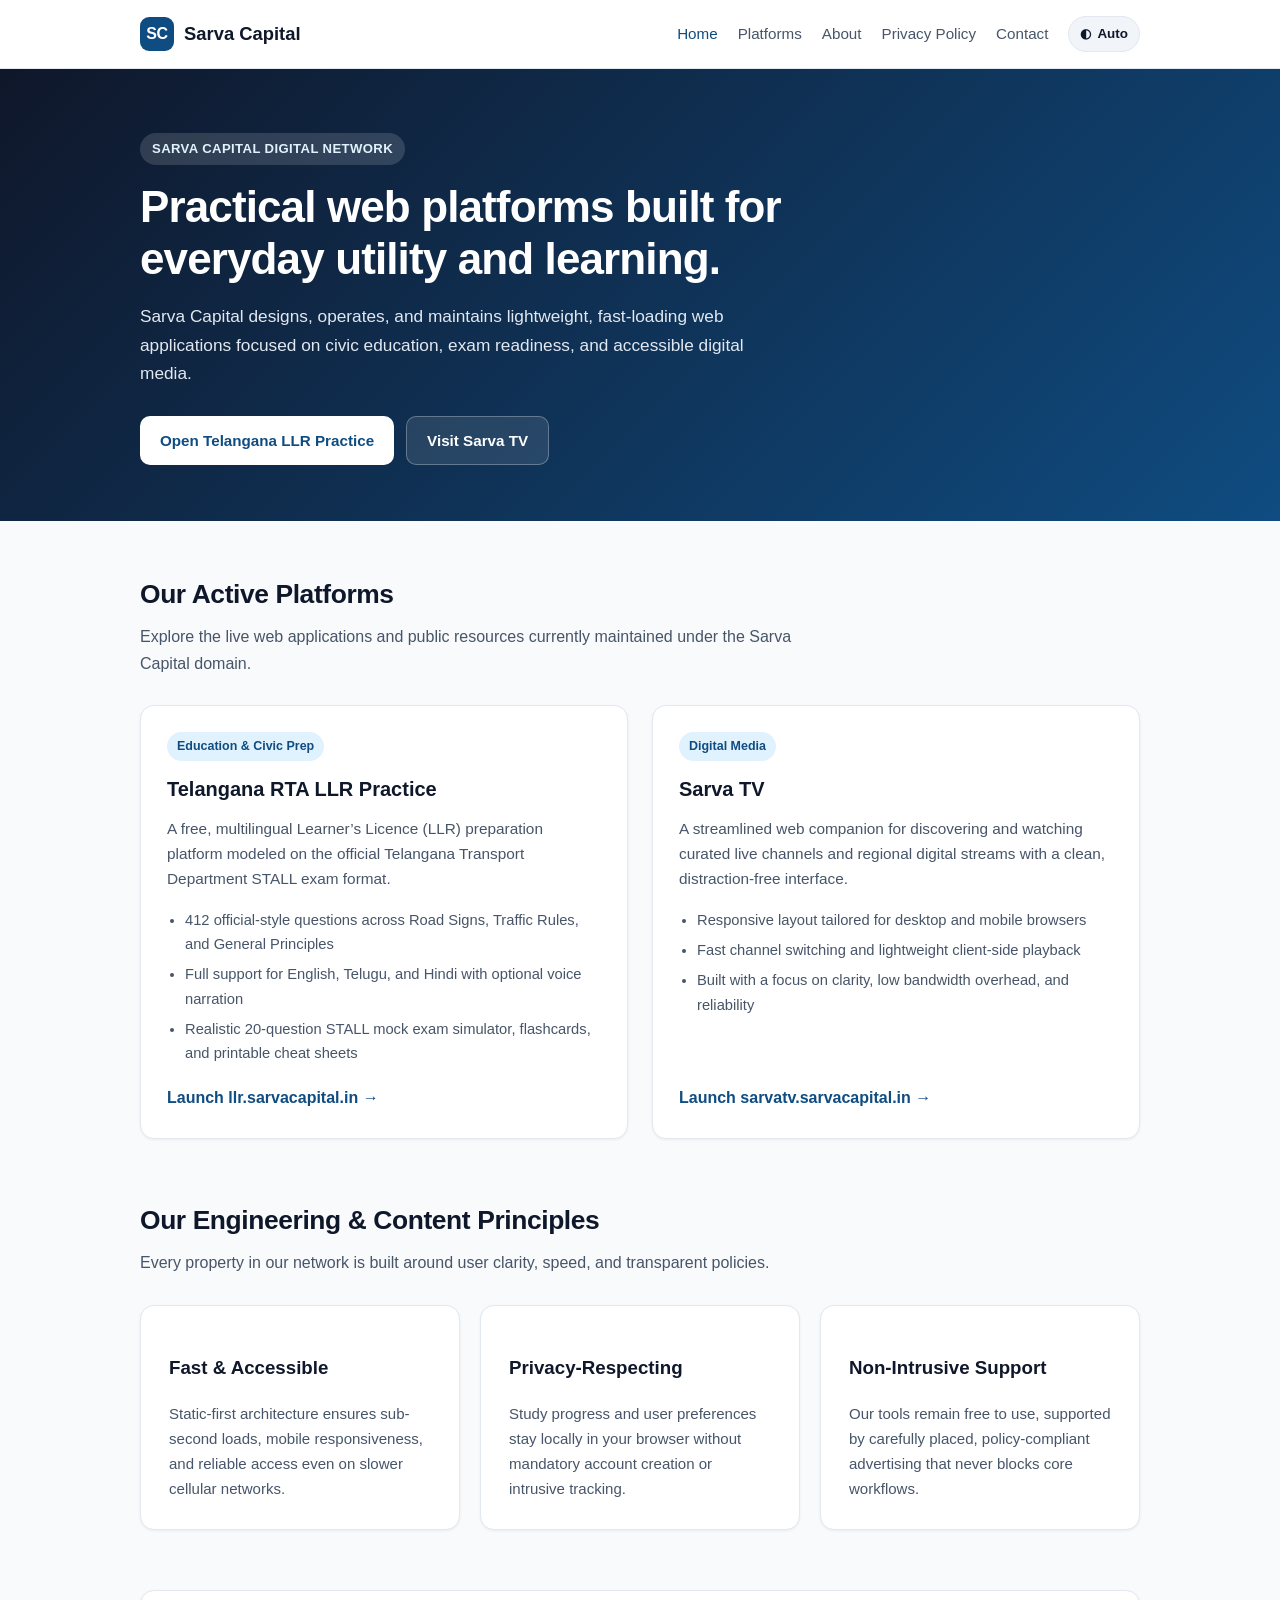
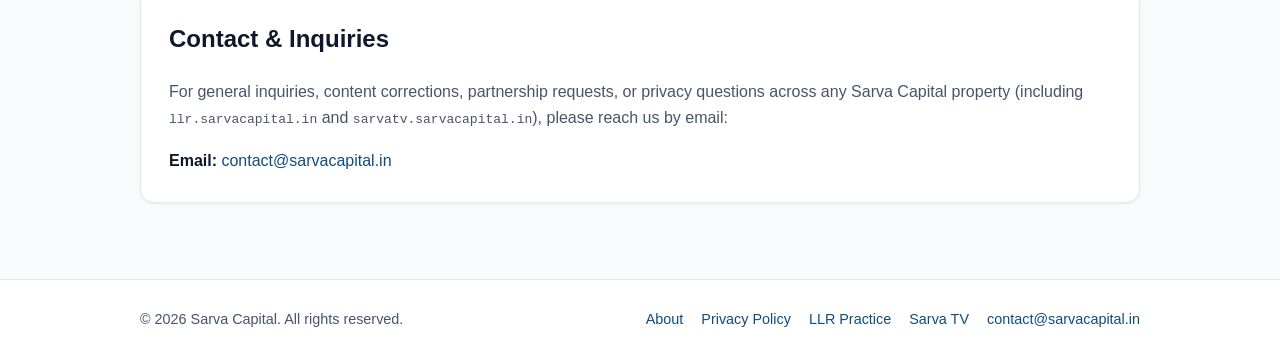
<file: index.html>
<!DOCTYPE html>
<html lang="en">
<head>
  <meta charset="UTF-8">
  <meta name="viewport" content="width=device-width, initial-scale=1.0">
  <title>Sarva Capital — Digital Platforms, Utilities &amp; Learning Tools</title>
  <meta name="description" content="Sarva Capital builds accessible, practical digital platforms including Telangana RTA LLR Practice and Sarva TV.">
  <link rel="canonical" href="https://sarvacapital.in/">
  <meta property="og:title" content="Sarva Capital — Digital Platforms, Utilities &amp; Learning Tools">
  <meta property="og:description" content="Accessible public-utility web applications, educational study platforms, and media companions built by Sarva Capital.">
  <meta property="og:type" content="website">
  <meta property="og:url" content="https://sarvacapital.in/">
  <script>
    (function () {
      try {
        var pref = localStorage.getItem("SARVA_THEME") || "system";
        var dark = window.matchMedia && window.matchMedia("(prefers-color-scheme: dark)").matches;
        var resolved = pref === "system" ? (dark ? "dark" : "light") : pref;
        document.documentElement.dataset.theme = resolved;
        document.documentElement.dataset.themePreference = pref;
        document.documentElement.style.colorScheme = resolved;
      } catch (e) {}
    })();
  </script>
  <link rel="stylesheet" href="/styles.css?v=2">
  <script async src="https://pagead2.googlesyndication.com/pagead/js/adsbygoogle.js?client=ca-pub-6573213692692289" crossorigin="anonymous"></script>
</head>
<body>
  <header class="site-header">
    <div class="container header-inner">
      <a class="brand" href="/">
        <span class="brand-mark" aria-hidden="true">SC</span>
        <span>Sarva Capital</span>
      </a>
      <nav class="site-nav" aria-label="Primary Navigation">
        <a href="/" aria-current="page">Home</a>
        <a href="#platforms">Platforms</a>
        <a href="/about/">About</a>
        <a href="/privacy-policy/">Privacy Policy</a>
        <a href="#contact">Contact</a>
        <button type="button" class="theme-toggle-btn" id="btn-theme-toggle" title="Theme: Auto (matches system). Click to switch to Light" aria-label="Toggle theme">
          <span class="theme-icon" aria-hidden="true">◐</span>
          <span class="theme-label">Auto</span>
        </button>
      </nav>
    </div>
  </header>

  <main>
    <section class="hero">
      <div class="container">
        <span class="hero-badge">Sarva Capital Digital Network</span>
        <h1>Practical web platforms built for everyday utility and learning.</h1>
        <p>
          Sarva Capital designs, operates, and maintains lightweight, fast-loading web applications
          focused on civic education, exam readiness, and accessible digital media.
        </p>
        <div class="hero-actions">
          <a class="btn btn-primary" href="https://llr.sarvacapital.in/">Open Telangana LLR Practice</a>
          <a class="btn btn-outline" href="https://sarvatv.sarvacapital.in/">Visit Sarva TV</a>
        </div>
      </div>
    </section>

    <section class="section" id="platforms">
      <div class="container">
        <div class="section-header">
          <h2>Our Active Platforms</h2>
          <p>Explore the live web applications and public resources currently maintained under the Sarva Capital domain.</p>
        </div>

        <div class="grid-2">
          <article class="card">
            <div>
              <span class="card-tag">Education &amp; Civic Prep</span>
              <h3>Telangana RTA LLR Practice</h3>
              <p>
                A free, multilingual Learner&rsquo;s Licence (LLR) preparation platform modeled on the
                official Telangana Transport Department STALL exam format.
              </p>
              <ul class="feature-list">
                <li>412 official-style questions across Road Signs, Traffic Rules, and General Principles</li>
                <li>Full support for English, Telugu, and Hindi with optional voice narration</li>
                <li>Realistic 20-question STALL mock exam simulator, flashcards, and printable cheat sheets</li>
              </ul>
            </div>
            <a class="card-link" href="https://llr.sarvacapital.in/">Launch llr.sarvacapital.in &rarr;</a>
          </article>

          <article class="card">
            <div>
              <span class="card-tag">Digital Media</span>
              <h3>Sarva TV</h3>
              <p>
                A streamlined web companion for discovering and watching curated live channels and
                regional digital streams with a clean, distraction-free interface.
              </p>
              <ul class="feature-list">
                <li>Responsive layout tailored for desktop and mobile browsers</li>
                <li>Fast channel switching and lightweight client-side playback</li>
                <li>Built with a focus on clarity, low bandwidth overhead, and reliability</li>
              </ul>
            </div>
            <a class="card-link" href="https://sarvatv.sarvacapital.in/">Launch sarvatv.sarvacapital.in &rarr;</a>
          </article>
        </div>
      </div>
    </section>

    <section class="section" style="padding-top: 8px;">
      <div class="container">
        <div class="section-header">
          <h2>Our Engineering &amp; Content Principles</h2>
          <p>Every property in our network is built around user clarity, speed, and transparent policies.</p>
        </div>
        <div class="grid-3">
          <div class="info-panel">
            <h3>Fast &amp; Accessible</h3>
            <p style="margin: 0; color: var(--text-muted); font-size: 0.94rem;">
              Static-first architecture ensures sub-second loads, mobile responsiveness, and reliable access even on slower cellular networks.
            </p>
          </div>
          <div class="info-panel">
            <h3>Privacy-Respecting</h3>
            <p style="margin: 0; color: var(--text-muted); font-size: 0.94rem;">
              Study progress and user preferences stay locally in your browser without mandatory account creation or intrusive tracking.
            </p>
          </div>
          <div class="info-panel">
            <h3>Non-Intrusive Support</h3>
            <p style="margin: 0; color: var(--text-muted); font-size: 0.94rem;">
              Our tools remain free to use, supported by carefully placed, policy-compliant advertising that never blocks core workflows.
            </p>
          </div>
        </div>
      </div>
    </section>

    <section class="section" id="contact" style="padding-top: 8px;">
      <div class="container">
        <div class="info-panel">
          <h2 style="margin-top: 0;">Contact &amp; Inquiries</h2>
          <p style="color: var(--text-muted);">
            For general inquiries, content corrections, partnership requests, or privacy questions across
            any Sarva Capital property (including <code>llr.sarvacapital.in</code> and <code>sarvatv.sarvacapital.in</code>),
            please reach us by email:
          </p>
          <p style="margin-bottom: 0;">
            <strong>Email:</strong> <a href="mailto:contact@sarvacapital.in">contact@sarvacapital.in</a>
          </p>
        </div>
      </div>
    </section>
  </main>

  <footer class="site-footer">
    <div class="container footer-inner">
      <span>&copy; 2026 Sarva Capital. All rights reserved.</span>
      <div class="footer-links">
        <a href="/about/">About</a>
        <a href="/privacy-policy/">Privacy Policy</a>
        <a href="https://llr.sarvacapital.in/">LLR Practice</a>
        <a href="https://sarvatv.sarvacapital.in/">Sarva TV</a>
        <a href="mailto:contact@sarvacapital.in">contact@sarvacapital.in</a>
      </div>
    </div>
  </footer>
  <script src="/theme.js?v=2" defer></script>
</body>
</html>
</file>
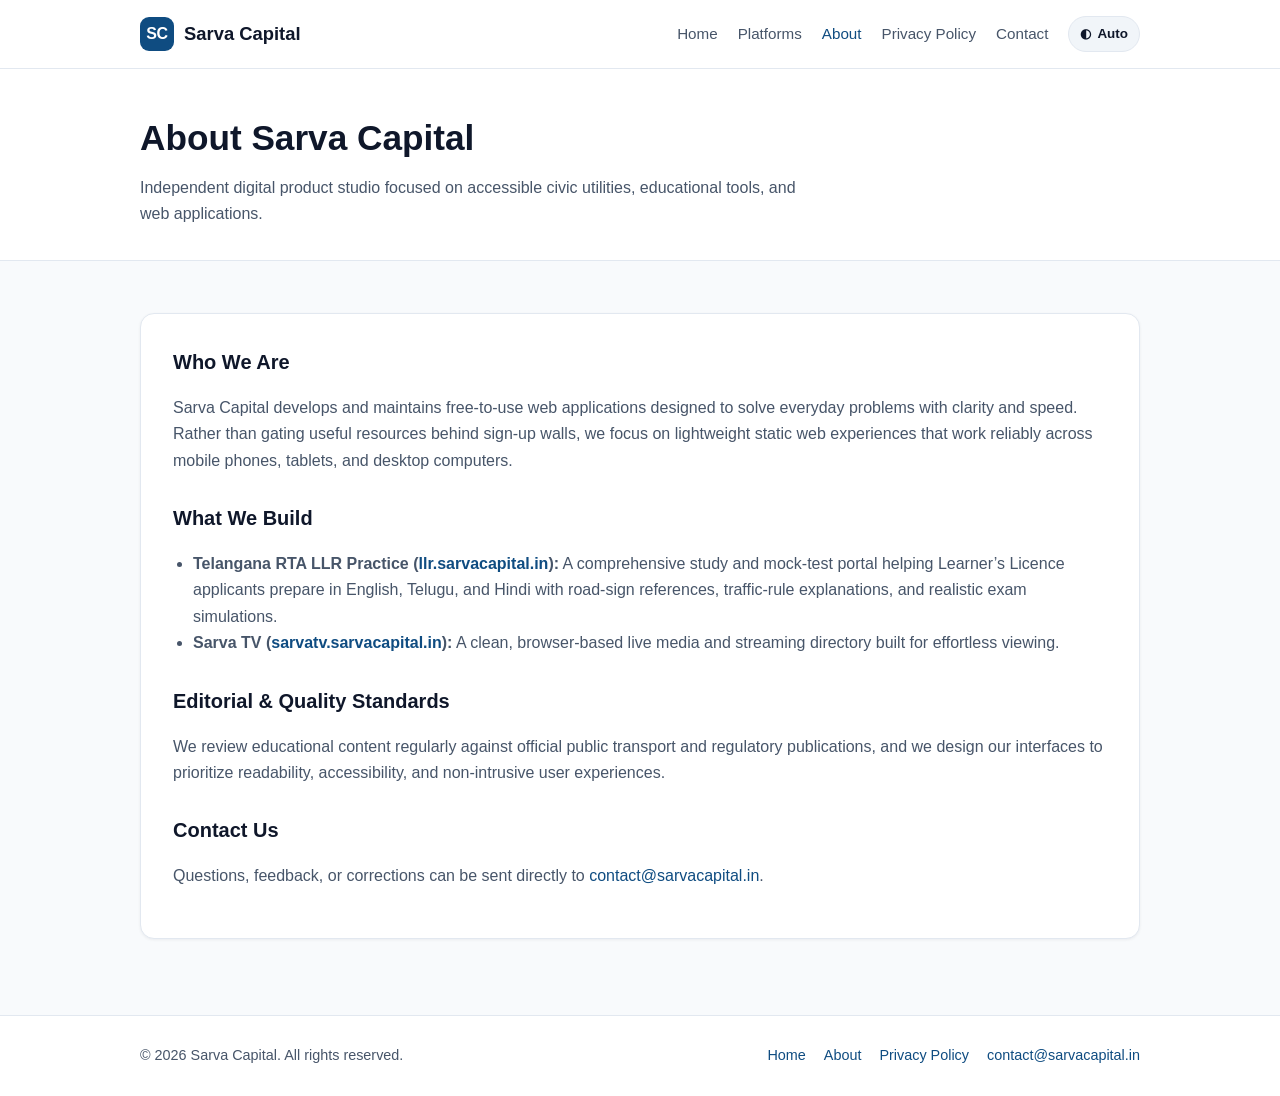
<file: about/index.html>
<!DOCTYPE html>
<html lang="en">
<head>
  <meta charset="UTF-8">
  <meta name="viewport" content="width=device-width, initial-scale=1.0">
  <title>About — Sarva Capital</title>
  <meta name="description" content="Learn about Sarva Capital, our mission, digital products, and editorial standards.">
  <link rel="canonical" href="https://sarvacapital.in/about/">
  <script>
    (function () {
      try {
        var pref = localStorage.getItem("SARVA_THEME") || "system";
        var dark = window.matchMedia && window.matchMedia("(prefers-color-scheme: dark)").matches;
        var resolved = pref === "system" ? (dark ? "dark" : "light") : pref;
        document.documentElement.dataset.theme = resolved;
        document.documentElement.dataset.themePreference = pref;
        document.documentElement.style.colorScheme = resolved;
      } catch (e) {}
    })();
  </script>
  <link rel="stylesheet" href="/styles.css?v=2">
  <script async src="https://pagead2.googlesyndication.com/pagead/js/adsbygoogle.js?client=ca-pub-6573213692692289" crossorigin="anonymous"></script>
</head>
<body>
  <header class="site-header">
    <div class="container header-inner">
      <a class="brand" href="/">
        <span class="brand-mark" aria-hidden="true">SC</span>
        <span>Sarva Capital</span>
      </a>
      <nav class="site-nav" aria-label="Primary Navigation">
        <a href="/">Home</a>
        <a href="/#platforms">Platforms</a>
        <a href="/about/" aria-current="page">About</a>
        <a href="/privacy-policy/">Privacy Policy</a>
        <a href="/#contact">Contact</a>
        <button type="button" class="theme-toggle-btn" id="btn-theme-toggle" title="Theme: Auto (matches system). Click to switch to Light" aria-label="Toggle theme">
          <span class="theme-icon" aria-hidden="true">◐</span>
          <span class="theme-label">Auto</span>
        </button>
      </nav>
    </div>
  </header>

  <main>
    <section class="page-banner">
      <div class="container">
        <h1>About Sarva Capital</h1>
        <p>Independent digital product studio focused on accessible civic utilities, educational tools, and web applications.</p>
      </div>
    </section>

    <section class="section">
      <div class="container">
        <article class="prose">
          <h2>Who We Are</h2>
          <p>
            Sarva Capital develops and maintains free-to-use web applications designed to solve everyday
            problems with clarity and speed. Rather than gating useful resources behind sign-up walls,
            we focus on lightweight static web experiences that work reliably across mobile phones,
            tablets, and desktop computers.
          </p>

          <h2>What We Build</h2>
          <ul>
            <li>
              <strong>Telangana RTA LLR Practice (<a href="https://llr.sarvacapital.in/">llr.sarvacapital.in</a>):</strong>
              A comprehensive study and mock-test portal helping Learner&rsquo;s Licence applicants prepare
              in English, Telugu, and Hindi with road-sign references, traffic-rule explanations, and
              realistic exam simulations.
            </li>
            <li>
              <strong>Sarva TV (<a href="https://sarvatv.sarvacapital.in/">sarvatv.sarvacapital.in</a>):</strong>
              A clean, browser-based live media and streaming directory built for effortless viewing.
            </li>
          </ul>

          <h2>Editorial &amp; Quality Standards</h2>
          <p>
            We review educational content regularly against official public transport and regulatory
            publications, and we design our interfaces to prioritize readability, accessibility, and
            non-intrusive user experiences.
          </p>

          <h2>Contact Us</h2>
          <p>
            Questions, feedback, or corrections can be sent directly to
            <a href="mailto:contact@sarvacapital.in">contact@sarvacapital.in</a>.
          </p>
        </article>
      </div>
    </section>
  </main>

  <footer class="site-footer">
    <div class="container footer-inner">
      <span>&copy; 2026 Sarva Capital. All rights reserved.</span>
      <div class="footer-links">
        <a href="/">Home</a>
        <a href="/about/">About</a>
        <a href="/privacy-policy/">Privacy Policy</a>
        <a href="mailto:contact@sarvacapital.in">contact@sarvacapital.in</a>
      </div>
    </div>
  </footer>
  <script src="/theme.js?v=2" defer></script>
</body>
</html>
</file>
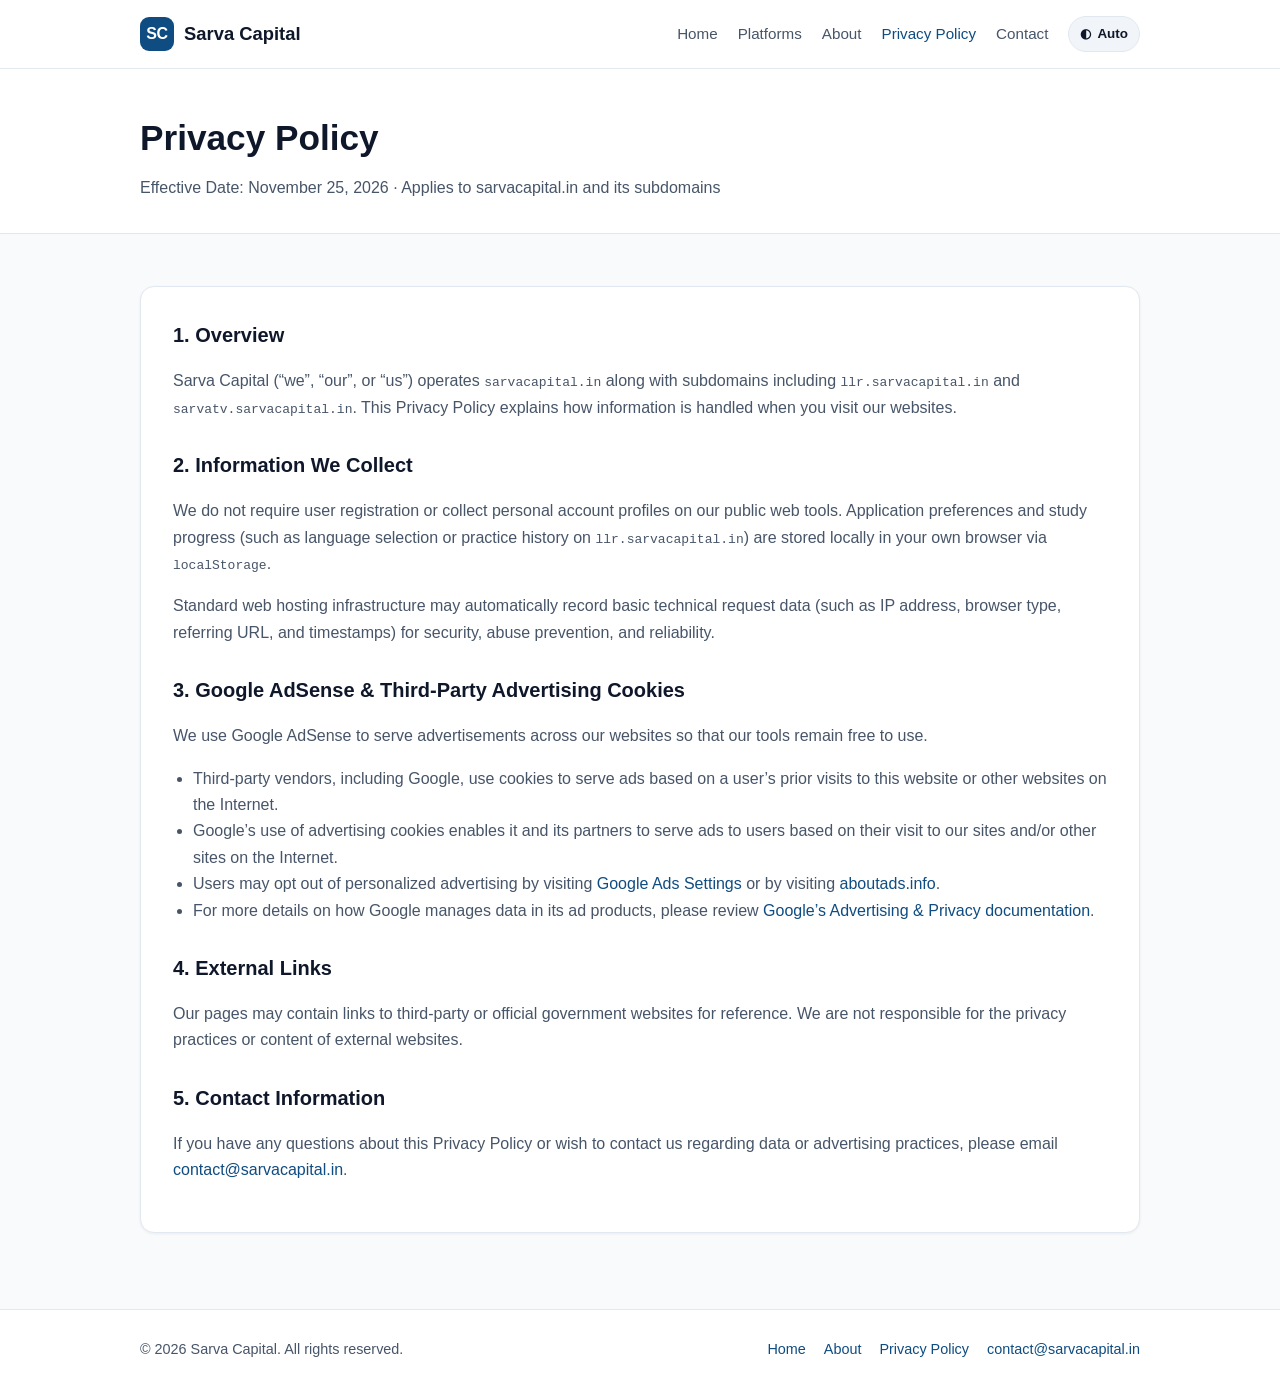
<file: privacy-policy/index.html>
<!DOCTYPE html>
<html lang="en">
<head>
  <meta charset="UTF-8">
  <meta name="viewport" content="width=device-width, initial-scale=1.0">
  <title>Privacy Policy — Sarva Capital</title>
  <meta name="description" content="Privacy Policy and Google AdSense cookie disclosure for sarvacapital.in and its subdomains.">
  <link rel="canonical" href="https://sarvacapital.in/privacy-policy/">
  <script>
    (function () {
      try {
        var pref = localStorage.getItem("SARVA_THEME") || "system";
        var dark = window.matchMedia && window.matchMedia("(prefers-color-scheme: dark)").matches;
        var resolved = pref === "system" ? (dark ? "dark" : "light") : pref;
        document.documentElement.dataset.theme = resolved;
        document.documentElement.dataset.themePreference = pref;
        document.documentElement.style.colorScheme = resolved;
      } catch (e) {}
    })();
  </script>
  <link rel="stylesheet" href="/styles.css?v=2">
  <script async src="https://pagead2.googlesyndication.com/pagead/js/adsbygoogle.js?client=ca-pub-6573213692692289" crossorigin="anonymous"></script>
</head>
<body>
  <header class="site-header">
    <div class="container header-inner">
      <a class="brand" href="/">
        <span class="brand-mark" aria-hidden="true">SC</span>
        <span>Sarva Capital</span>
      </a>
      <nav class="site-nav" aria-label="Primary Navigation">
        <a href="/">Home</a>
        <a href="/#platforms">Platforms</a>
        <a href="/about/">About</a>
        <a href="/privacy-policy/" aria-current="page">Privacy Policy</a>
        <a href="/#contact">Contact</a>
        <button type="button" class="theme-toggle-btn" id="btn-theme-toggle" title="Theme: Auto (matches system). Click to switch to Light" aria-label="Toggle theme">
          <span class="theme-icon" aria-hidden="true">◐</span>
          <span class="theme-label">Auto</span>
        </button>
      </nav>
    </div>
  </header>

  <main>
    <section class="page-banner">
      <div class="container">
        <h1>Privacy Policy</h1>
        <p>Effective Date: November 25, 2026 &middot; Applies to sarvacapital.in and its subdomains</p>
      </div>
    </section>

    <section class="section">
      <div class="container">
        <article class="prose">
          <h2>1. Overview</h2>
          <p>
            Sarva Capital (&ldquo;we&rdquo;, &ldquo;our&rdquo;, or &ldquo;us&rdquo;) operates
            <code>sarvacapital.in</code> along with subdomains including
            <code>llr.sarvacapital.in</code> and <code>sarvatv.sarvacapital.in</code>.
            This Privacy Policy explains how information is handled when you visit our websites.
          </p>

          <h2>2. Information We Collect</h2>
          <p>
            We do not require user registration or collect personal account profiles on our public
            web tools. Application preferences and study progress (such as language selection or
            practice history on <code>llr.sarvacapital.in</code>) are stored locally in your own
            browser via <code>localStorage</code>.
          </p>
          <p>
            Standard web hosting infrastructure may automatically record basic technical request data
            (such as IP address, browser type, referring URL, and timestamps) for security, abuse
            prevention, and reliability.
          </p>

          <h2>3. Google AdSense &amp; Third-Party Advertising Cookies</h2>
          <p>
            We use Google AdSense to serve advertisements across our websites so that our tools remain
            free to use.
          </p>
          <ul>
            <li>
              Third-party vendors, including Google, use cookies to serve ads based on a user&rsquo;s
              prior visits to this website or other websites on the Internet.
            </li>
            <li>
              Google&rsquo;s use of advertising cookies enables it and its partners to serve ads to
              users based on their visit to our sites and/or other sites on the Internet.
            </li>
            <li>
              Users may opt out of personalized advertising by visiting
              <a href="https://adssettings.google.com/" target="_blank" rel="noopener noreferrer">Google Ads Settings</a>
              or by visiting
              <a href="https://www.aboutads.info/choices/" target="_blank" rel="noopener noreferrer">aboutads.info</a>.
            </li>
            <li>
              For more details on how Google manages data in its ad products, please review
              <a href="https://policies.google.com/technologies/ads" target="_blank" rel="noopener noreferrer">Google&rsquo;s Advertising &amp; Privacy documentation</a>.
            </li>
          </ul>

          <h2>4. External Links</h2>
          <p>
            Our pages may contain links to third-party or official government websites for reference.
            We are not responsible for the privacy practices or content of external websites.
          </p>

          <h2>5. Contact Information</h2>
          <p>
            If you have any questions about this Privacy Policy or wish to contact us regarding data
            or advertising practices, please email
            <a href="mailto:contact@sarvacapital.in">contact@sarvacapital.in</a>.
          </p>
        </article>
      </div>
    </section>
  </main>

  <footer class="site-footer">
    <div class="container footer-inner">
      <span>&copy; 2026 Sarva Capital. All rights reserved.</span>
      <div class="footer-links">
        <a href="/">Home</a>
        <a href="/about/">About</a>
        <a href="/privacy-policy/">Privacy Policy</a>
        <a href="mailto:contact@sarvacapital.in">contact@sarvacapital.in</a>
      </div>
    </div>
  </footer>
  <script src="/theme.js?v=2" defer></script>
</body>
</html>
</file>
<file: styles.css>
:root {
  color-scheme: light;
  --bg: #f8fafc;
  --surface: #ffffff;
  --surface-alt: #f1f5f9;
  --text: #0f172a;
  --text-muted: #475569;
  --border: #e2e8f0;
  --accent: #0f4c81;
  --accent-hover: #0a365c;
  --accent-soft: #e0f2fe;
  --teal: #0d9488;
  --radius: 14px;
  --shadow-sm: 0 1px 3px rgba(15, 23, 42, 0.06);
  --shadow-md: 0 10px 25px -5px rgba(15, 23, 42, 0.08);
  --max-w: 1040px;
}

:root[data-theme="dark"] {
  color-scheme: dark;
  --bg: #0b1220;
  --surface: #162136;
  --surface-alt: #111b2e;
  --text: #f1f5f9;
  --text-muted: #94a3b8;
  --border: #25334d;
  --accent: #60a5fa;
  --accent-hover: #93c5fd;
  --accent-soft: rgba(96, 165, 250, 0.16);
  --teal: #2dd4bf;
  --shadow-sm: 0 1px 3px rgba(0, 0, 0, 0.35);
  --shadow-md: 0 10px 25px -5px rgba(0, 0, 0, 0.45);
}

@media (prefers-color-scheme: dark) {
  :root:not([data-theme="light"]) {
    color-scheme: dark;
    --bg: #0b1220;
    --surface: #162136;
    --surface-alt: #111b2e;
    --text: #f1f5f9;
    --text-muted: #94a3b8;
    --border: #25334d;
    --accent: #60a5fa;
    --accent-hover: #93c5fd;
    --accent-soft: rgba(96, 165, 250, 0.16);
    --teal: #2dd4bf;
    --shadow-sm: 0 1px 3px rgba(0, 0, 0, 0.35);
    --shadow-md: 0 10px 25px -5px rgba(0, 0, 0, 0.45);
  }
}

*,
*::before,
*::after {
  box-sizing: border-box;
}

html {
  scroll-behavior: smooth;
}

body {
  margin: 0;
  font-family: -apple-system, BlinkMacSystemFont, "Segoe UI", Roboto, "Helvetica Neue", Arial, sans-serif;
  color: var(--text);
  background: var(--bg);
  line-height: 1.65;
  -webkit-font-smoothing: antialiased;
}

a {
  color: var(--accent);
  text-decoration: none;
}

a:hover {
  text-decoration: underline;
}

.container {
  width: 100%;
  max-width: var(--max-w);
  margin: 0 auto;
  padding: 0 20px;
}

/* Header */
.site-header {
  background: var(--surface);
  border-bottom: 1px solid var(--border);
  position: sticky;
  top: 0;
  z-index: 20;
}

.header-inner {
  display: flex;
  align-items: center;
  justify-content: space-between;
  gap: 16px;
  min-height: 68px;
}

.brand {
  display: inline-flex;
  align-items: center;
  gap: 10px;
  font-weight: 700;
  font-size: 1.15rem;
  color: var(--text);
  text-decoration: none;
}

.brand:hover {
  text-decoration: none;
}

.brand-mark {
  display: inline-flex;
  align-items: center;
  justify-content: center;
  width: 34px;
  height: 34px;
  border-radius: 9px;
  background: var(--accent);
  color: #ffffff;
  font-weight: 800;
  font-size: 1rem;
  letter-spacing: -0.02em;
}

.site-nav {
  display: flex;
  align-items: center;
  gap: 20px;
  flex-wrap: wrap;
}

.site-nav a {
  color: var(--text-muted);
  font-size: 0.95rem;
  font-weight: 500;
}

.site-nav a:hover,
.site-nav a[aria-current="page"] {
  color: var(--accent);
  text-decoration: none;
}

.theme-toggle-btn {
  display: inline-flex;
  align-items: center;
  gap: 6px;
  padding: 6px 11px;
  border-radius: 999px;
  border: 1px solid var(--border);
  background: var(--surface-alt);
  color: var(--text);
  font: inherit;
  font-size: 0.84rem;
  font-weight: 600;
  cursor: pointer;
  transition: border-color 0.15s ease, background-color 0.15s ease;
}

.theme-toggle-btn:hover {
  border-color: var(--accent);
}

:root[data-theme="dark"] .btn-primary {
  background: #f8fafc;
  color: #0f4c81;
}

/* Hero */
.hero {
  background: linear-gradient(135deg, #0f172a 0%, #0f4c81 100%);
  color: #ffffff;
  padding: 64px 0 56px;
}

.hero-badge {
  display: inline-block;
  padding: 5px 12px;
  border-radius: 999px;
  background: rgba(255, 255, 255, 0.14);
  color: #e0f2fe;
  font-size: 0.82rem;
  font-weight: 600;
  letter-spacing: 0.03em;
  text-transform: uppercase;
  margin-bottom: 16px;
}

.hero h1 {
  margin: 0 0 16px;
  font-size: clamp(1.9rem, 4vw, 2.75rem);
  line-height: 1.2;
  letter-spacing: -0.02em;
  max-width: 720px;
}

.hero p {
  margin: 0 0 28px;
  font-size: 1.08rem;
  color: #e2e8f0;
  max-width: 660px;
}

.hero-actions {
  display: flex;
  flex-wrap: wrap;
  gap: 12px;
}

.btn {
  display: inline-flex;
  align-items: center;
  justify-content: center;
  padding: 11px 20px;
  border-radius: 10px;
  font-weight: 600;
  font-size: 0.95rem;
  transition: background-color 0.15s ease, transform 0.15s ease;
  text-decoration: none;
}

.btn:hover {
  text-decoration: none;
  transform: translateY(-1px);
}

.btn-primary {
  background: #ffffff;
  color: var(--accent);
}

.btn-primary:hover {
  background: #f1f5f9;
}

.btn-outline {
  background: rgba(255, 255, 255, 0.1);
  color: #ffffff;
  border: 1px solid rgba(255, 255, 255, 0.28);
}

.btn-outline:hover {
  background: rgba(255, 255, 255, 0.18);
}

/* Sections */
.section {
  padding: 52px 0;
}

.section-header {
  margin-bottom: 28px;
}

.section-header h2 {
  margin: 0 0 8px;
  font-size: 1.65rem;
  letter-spacing: -0.015em;
}

.section-header p {
  margin: 0;
  color: var(--text-muted);
  max-width: 680px;
}

.grid-2 {
  display: grid;
  grid-template-columns: repeat(2, minmax(0, 1fr));
  gap: 24px;
}

.grid-3 {
  display: grid;
  grid-template-columns: repeat(3, minmax(0, 1fr));
  gap: 20px;
}

.card {
  background: var(--surface);
  border: 1px solid var(--border);
  border-radius: var(--radius);
  padding: 26px;
  box-shadow: var(--shadow-sm);
  display: flex;
  flex-direction: column;
  justify-content: space-between;
}

.card-tag {
  display: inline-block;
  align-self: flex-start;
  padding: 4px 10px;
  border-radius: 999px;
  background: var(--accent-soft);
  color: var(--accent);
  font-size: 0.78rem;
  font-weight: 600;
  margin-bottom: 12px;
}

.card h3 {
  margin: 0 0 10px;
  font-size: 1.25rem;
}

.card p {
  margin: 0 0 16px;
  color: var(--text-muted);
  font-size: 0.96rem;
}

.feature-list {
  margin: 0 0 20px;
  padding-left: 18px;
  color: var(--text-muted);
  font-size: 0.92rem;
}

.feature-list li {
  margin-bottom: 6px;
}

.card-link {
  display: inline-flex;
  align-items: center;
  gap: 6px;
  font-weight: 600;
  color: var(--accent);
}

.info-panel {
  background: var(--surface);
  border: 1px solid var(--border);
  border-radius: var(--radius);
  padding: 28px;
  box-shadow: var(--shadow-sm);
}

/* Subpages */
.page-banner {
  background: var(--surface);
  border-bottom: 1px solid var(--border);
  padding: 40px 0 32px;
}

.page-banner h1 {
  margin: 0 0 8px;
  font-size: clamp(1.65rem, 3vw, 2.2rem);
}

.page-banner p {
  margin: 0;
  color: var(--text-muted);
  max-width: 680px;
}

.prose {
  background: var(--surface);
  border: 1px solid var(--border);
  border-radius: var(--radius);
  padding: 32px;
  box-shadow: var(--shadow-sm);
}

.prose h2 {
  margin: 28px 0 10px;
  font-size: 1.25rem;
}

.prose h2:first-child {
  margin-top: 0;
}

.prose p,
.prose li {
  color: var(--text-muted);
}

.prose ul {
  padding-left: 20px;
}

/* Footer */
.site-footer {
  background: var(--surface);
  border-top: 1px solid var(--border);
  padding: 28px 0;
  margin-top: 24px;
}

.footer-inner {
  display: flex;
  flex-wrap: wrap;
  align-items: center;
  justify-content: space-between;
  gap: 16px;
  font-size: 0.9rem;
  color: var(--text-muted);
}

.footer-links {
  display: flex;
  flex-wrap: wrap;
  gap: 18px;
}

@media (max-width: 768px) {
  .grid-2,
  .grid-3 {
    grid-template-columns: 1fr;
  }

  .header-inner {
    flex-direction: column;
    align-items: flex-start;
    padding: 12px 0;
  }

  .hero {
    padding: 44px 0 40px;
  }

  .prose {
    padding: 22px;
  }
}
</file>
